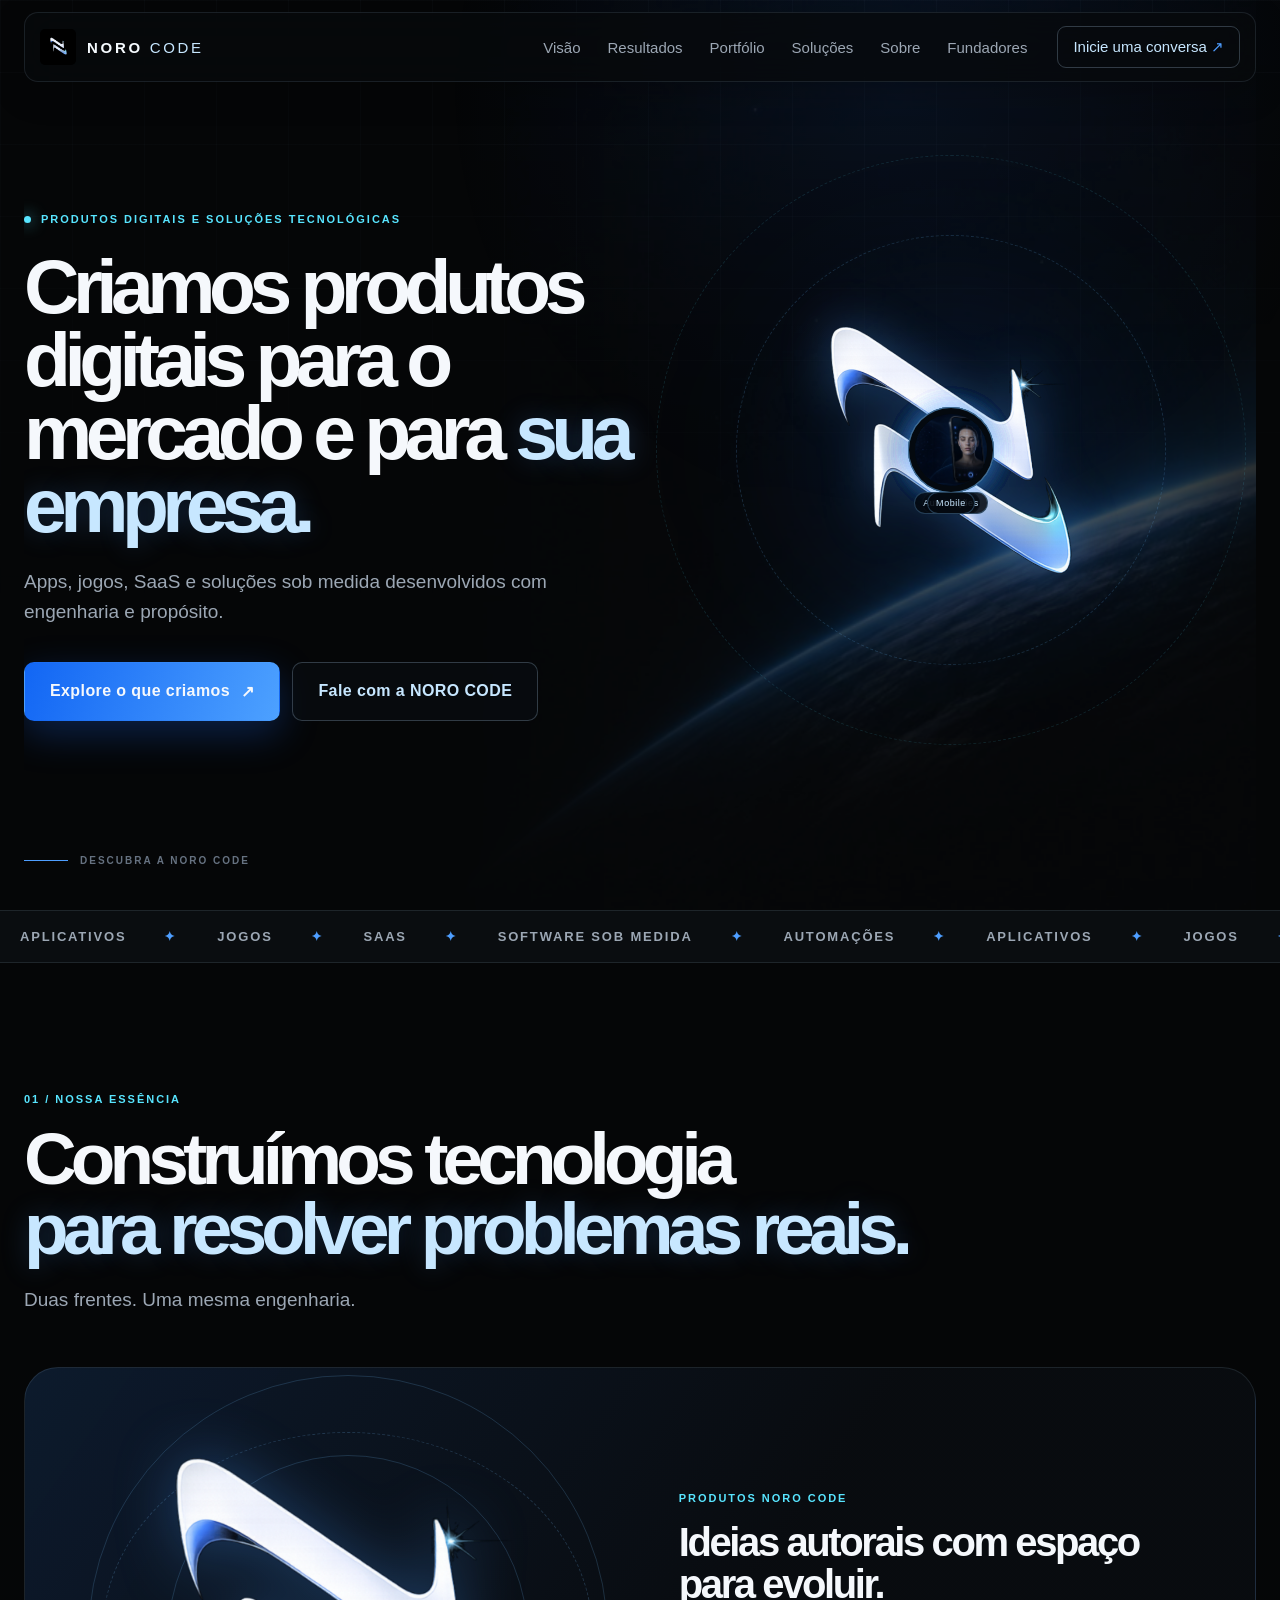
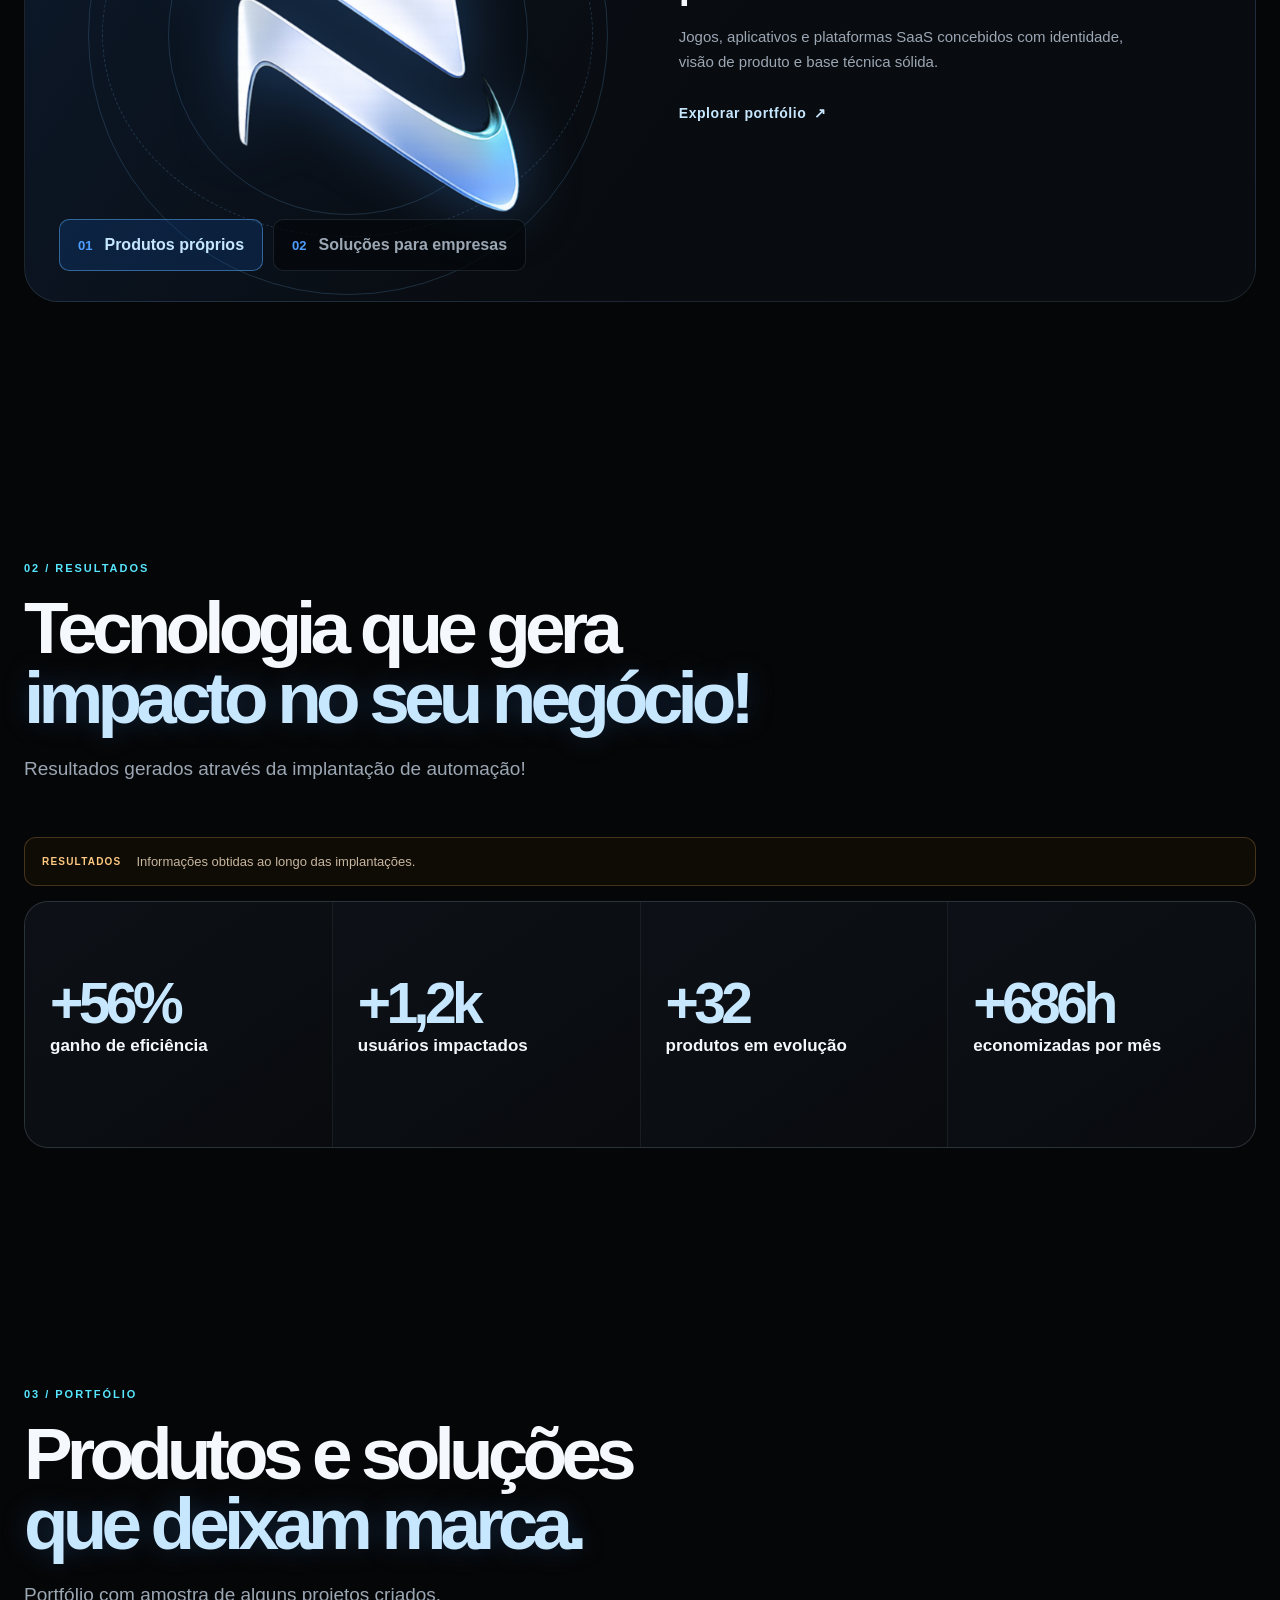
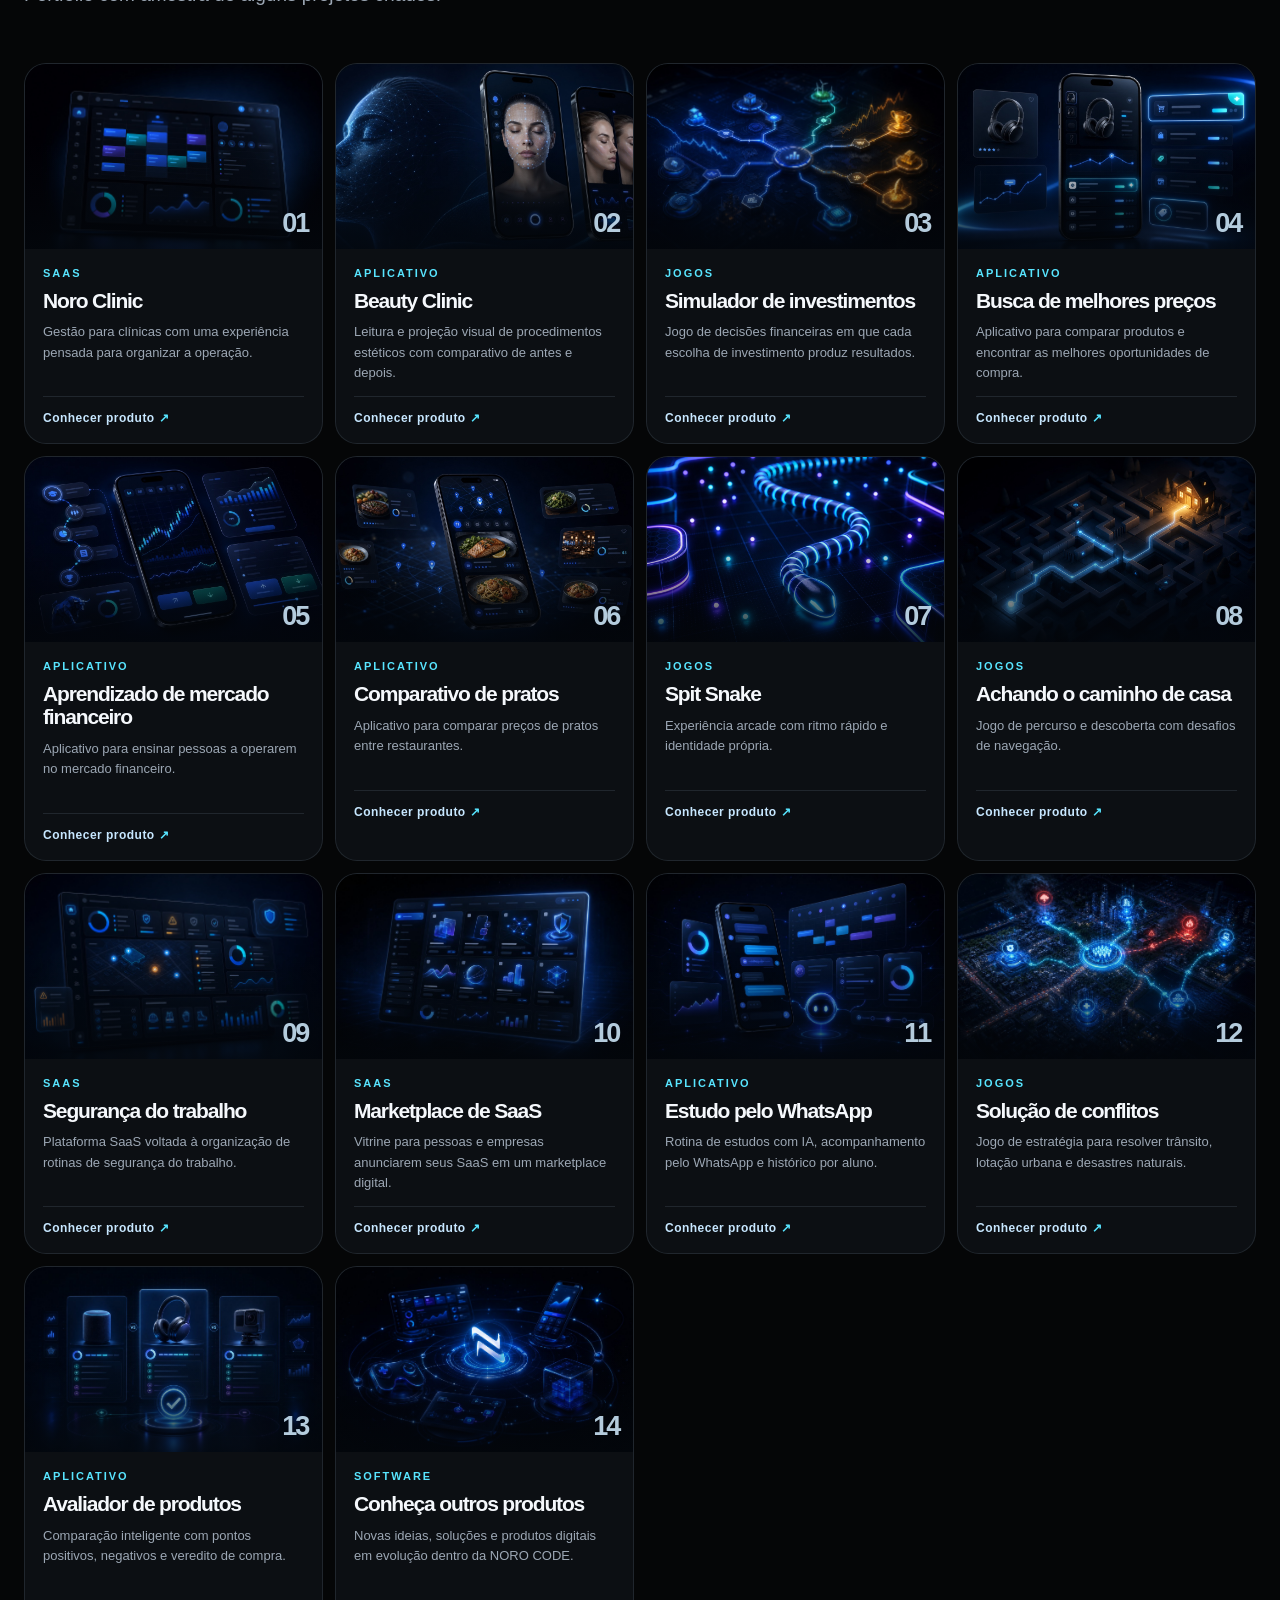
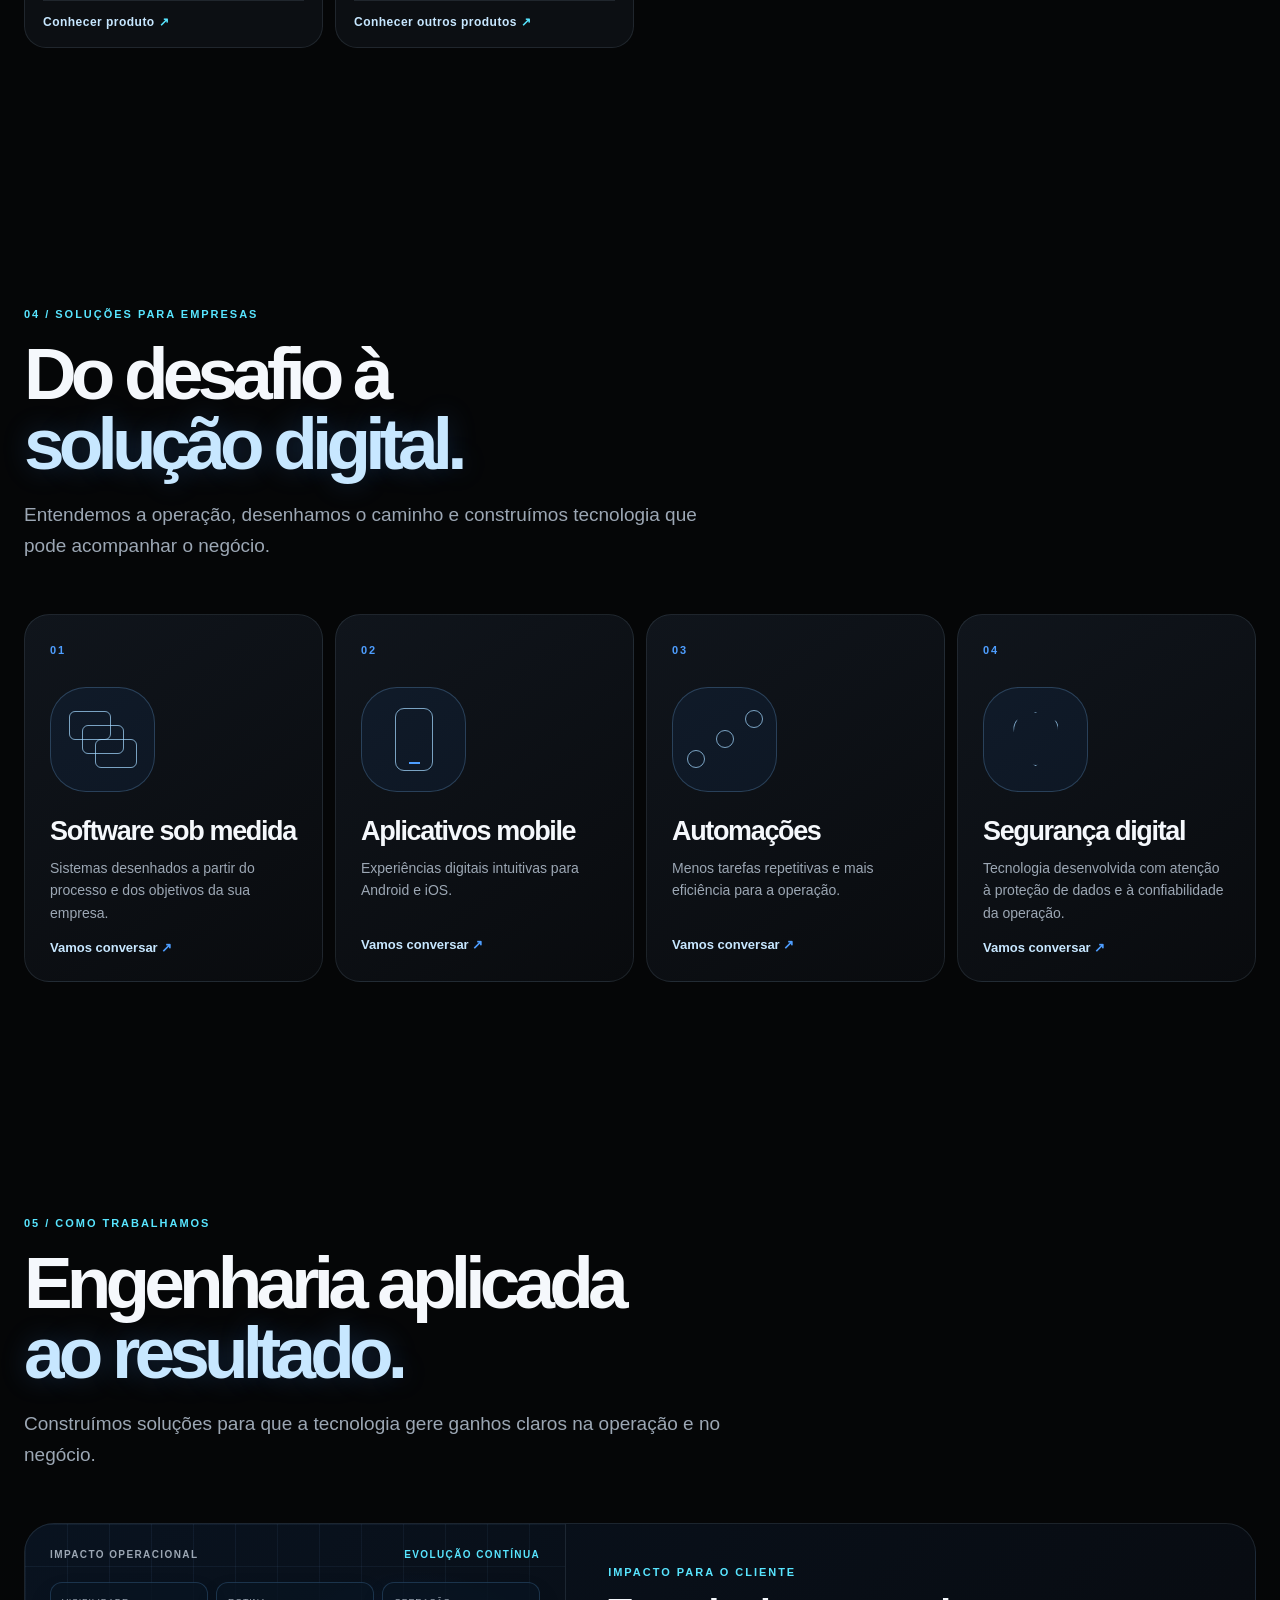
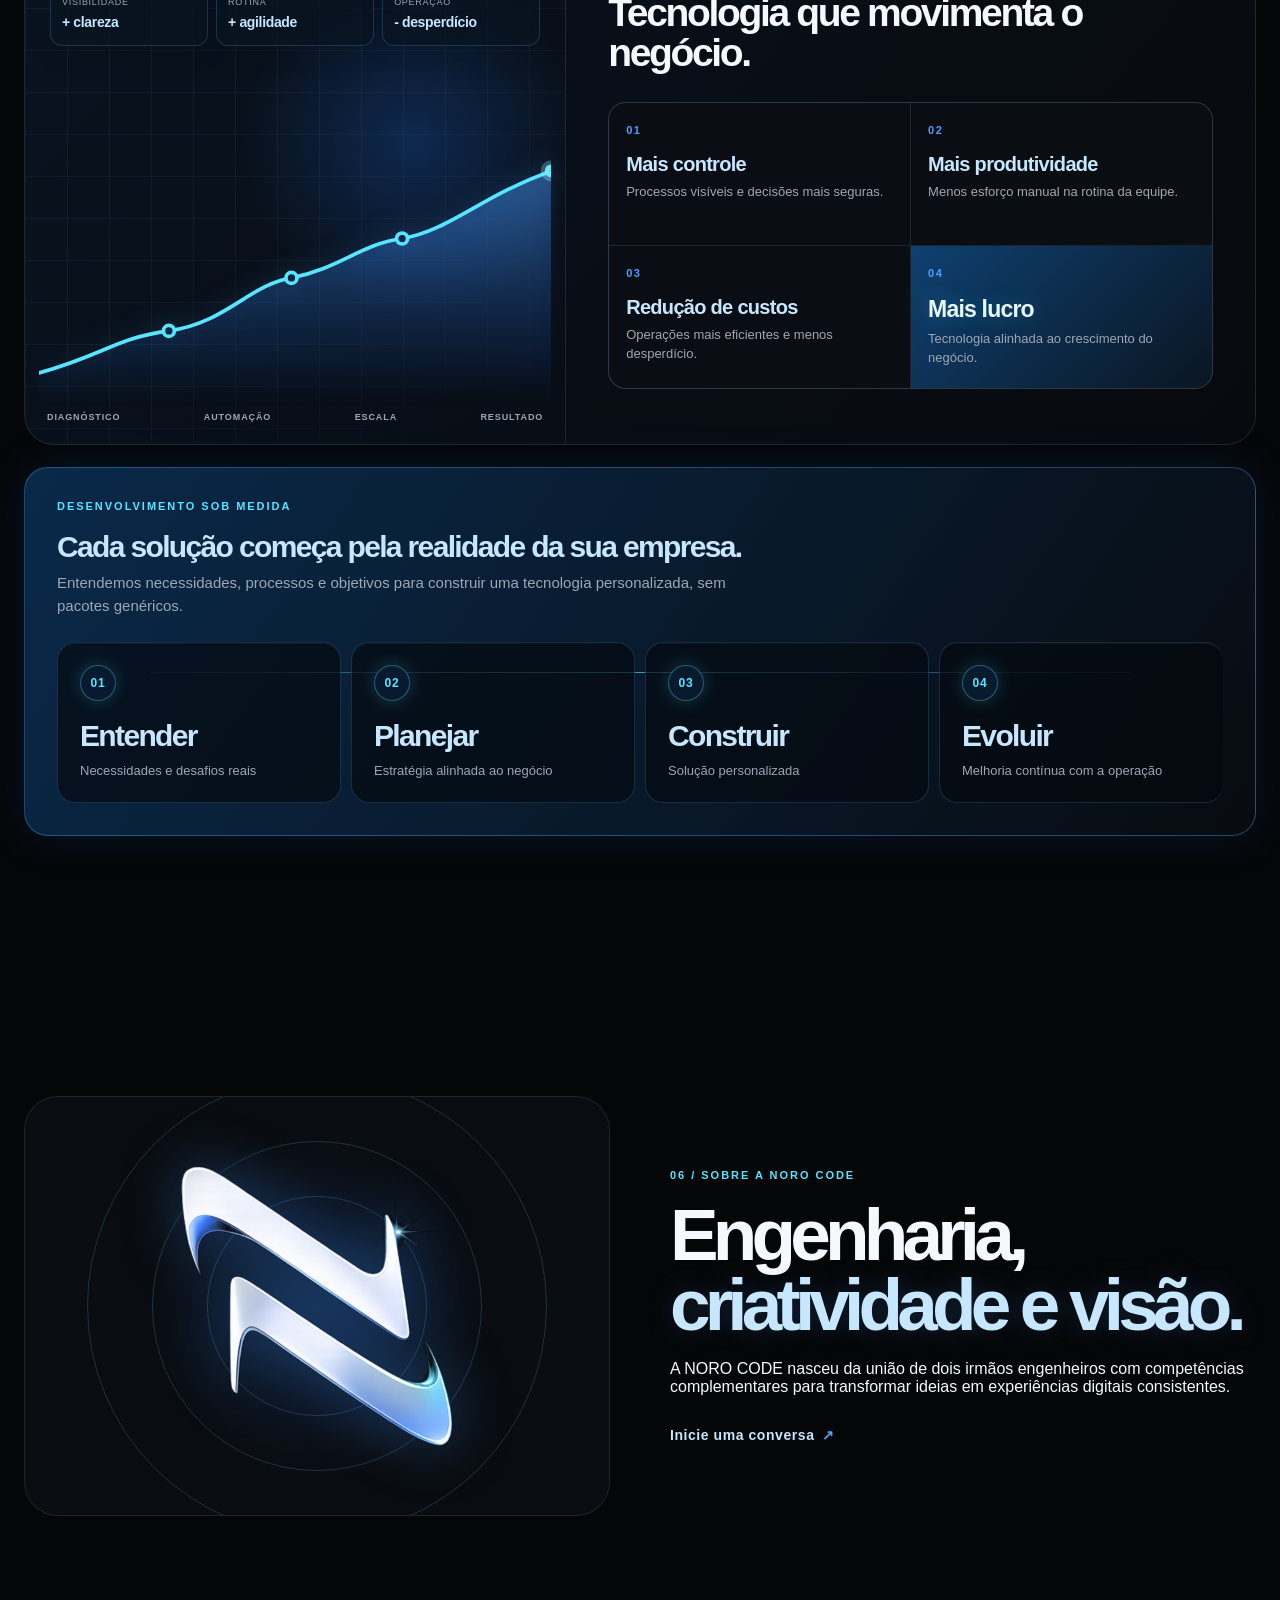
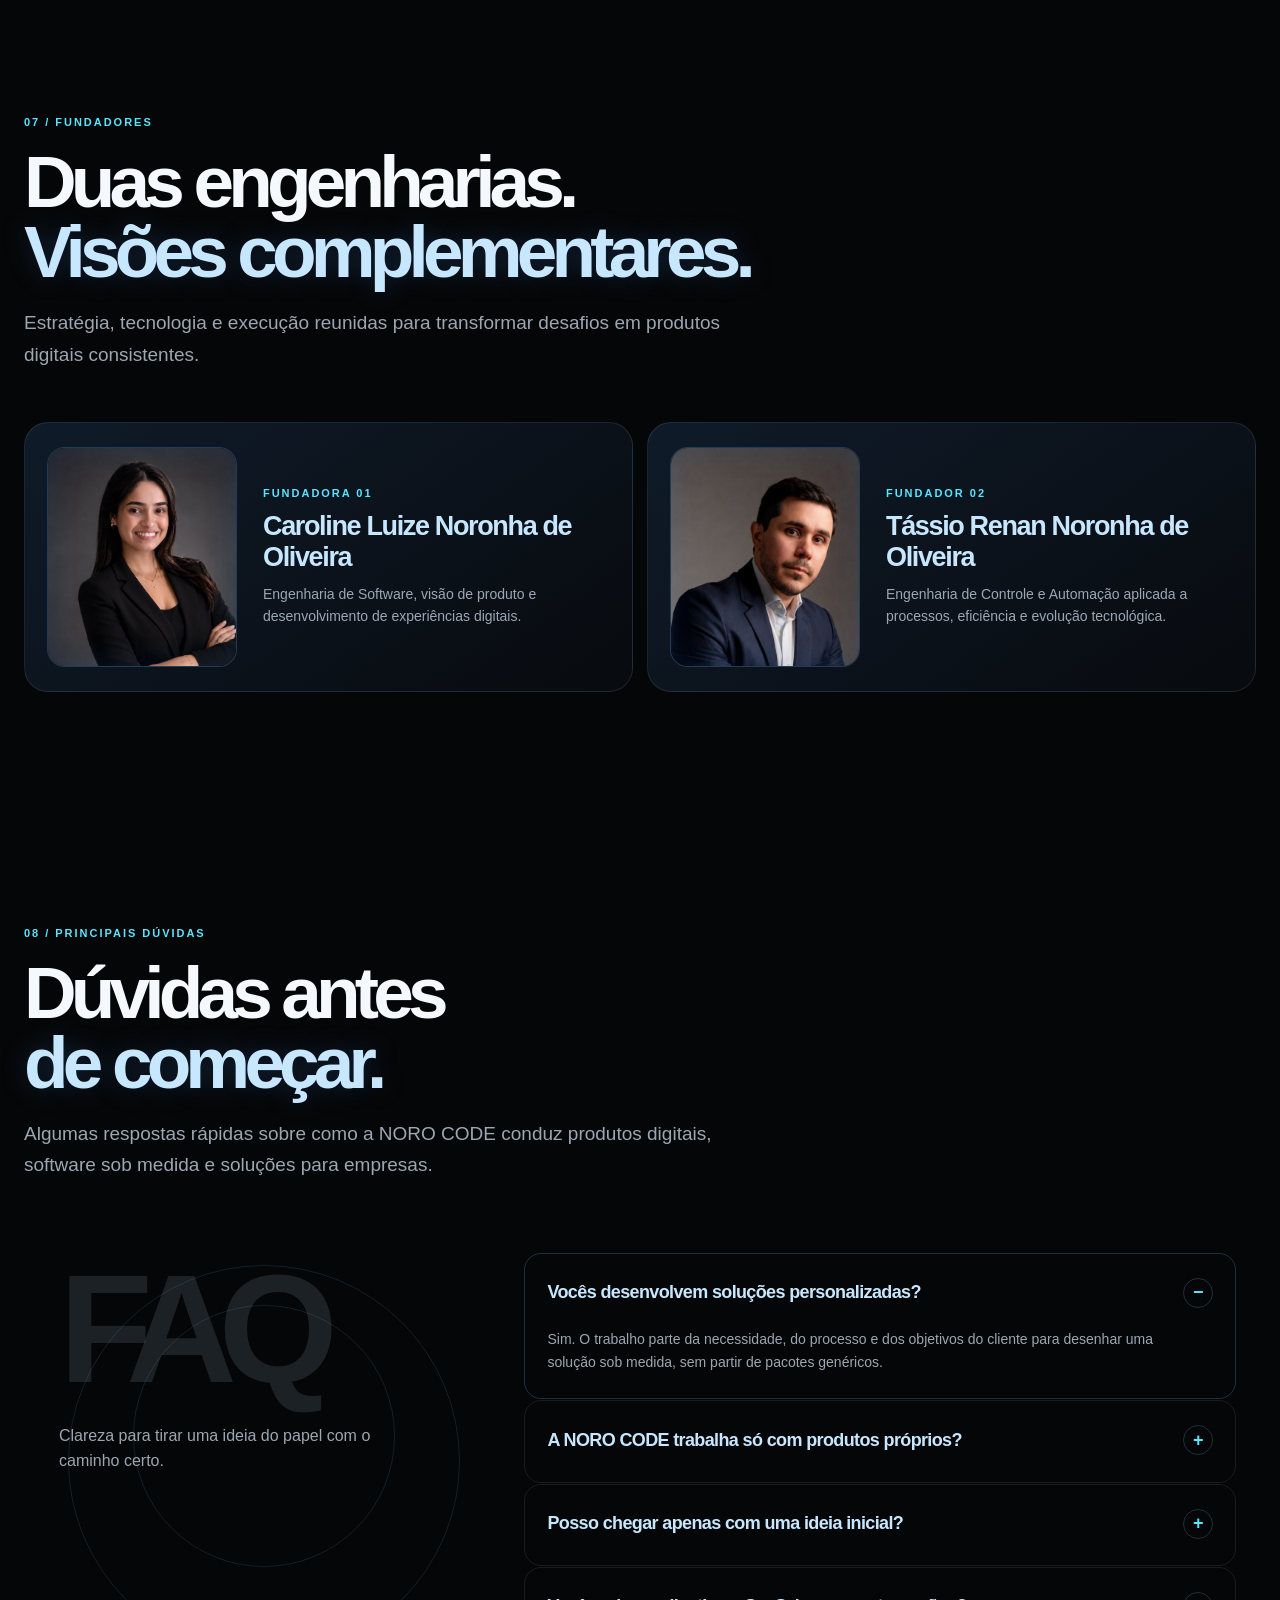
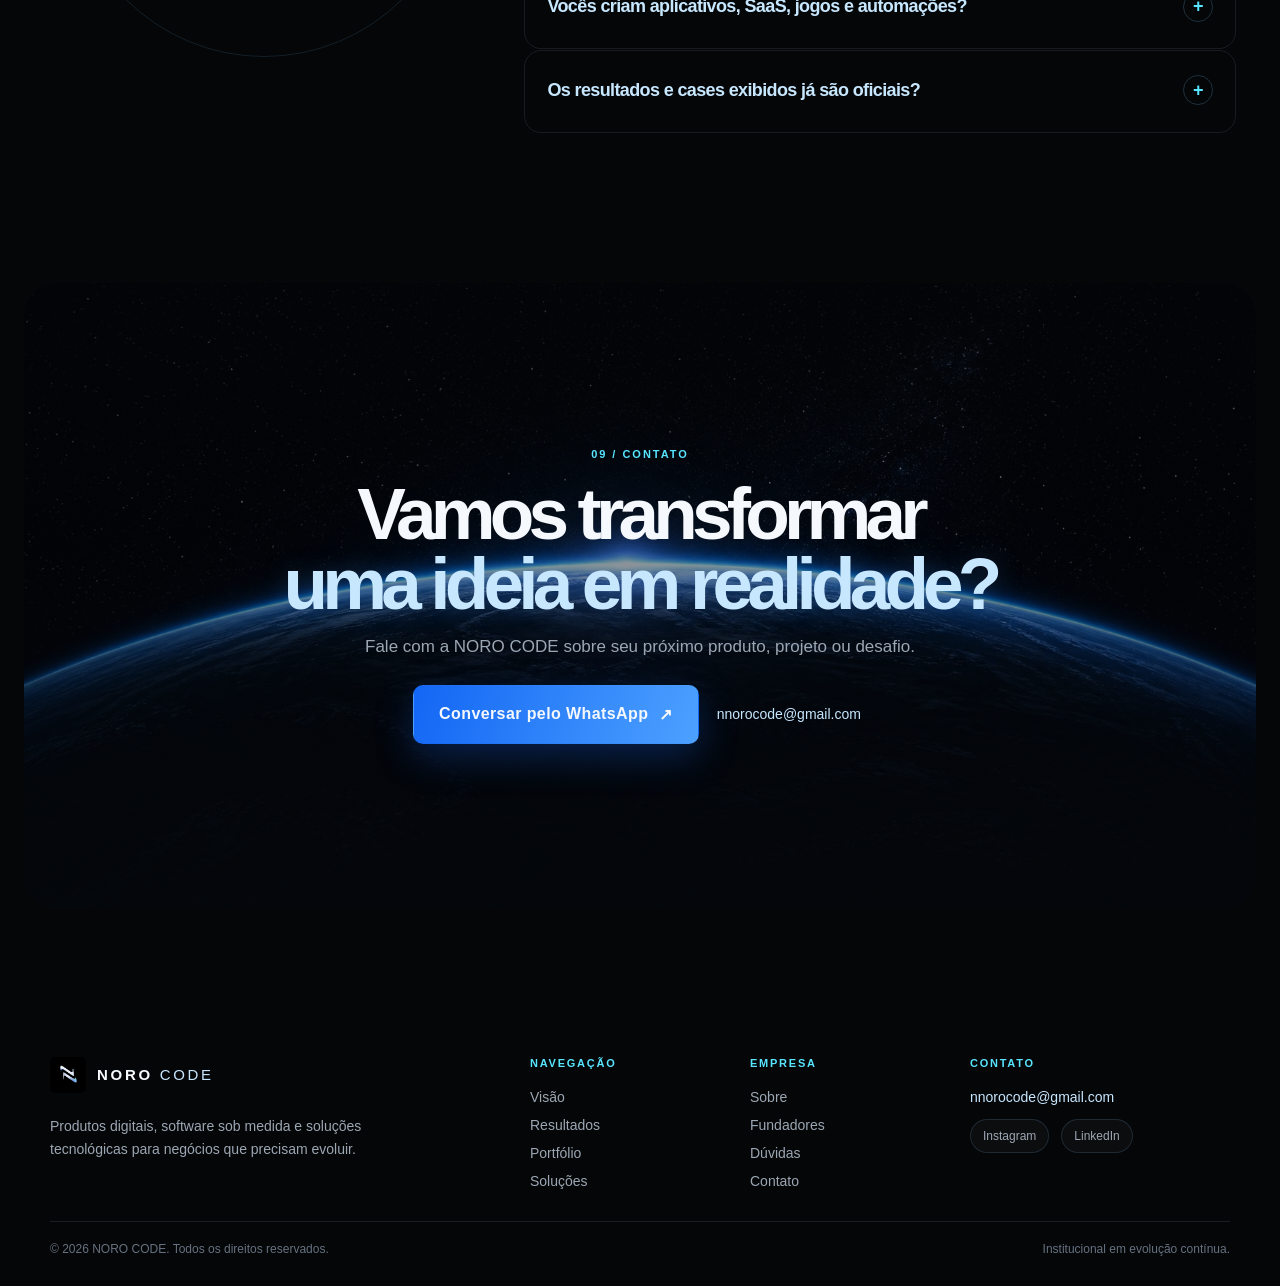
<file: index.html>
<!doctype html>
<html lang="pt-BR">
  <head>
    <meta charset="UTF-8" />
    <meta name="viewport" content="width=device-width, initial-scale=1.0" />
    <meta
      name="description"
      content="NORO CODE: apps, jogos, SaaS e soluções digitais desenvolvidos com engenharia e propósito."
    />
    <title>NORO CODE | Produtos digitais e soluções tecnológicas</title>
    <link rel="icon" type="image/png" href="./assets/favicon.png" />
    <link rel="stylesheet" href="./styles.css?v=59" />
  </head>
  <body>
    <header class="site-header">
      <a class="brand" href="#inicio" aria-label="NORO CODE - início">
        <img src="./assets/noro-tech-symbol.png" alt="" />
        <span>NORO <strong>CODE</strong></span>
      </a>
      <button class="nav-toggle" aria-label="Abrir menu" aria-expanded="false">
        <span></span><span></span><span></span>
      </button>
      <nav class="site-nav" aria-label="Navegação principal">
        <a href="#essencia">Visão</a>
        <a href="#resultados">Resultados</a>
        <a href="#portfolio">Portfólio</a>
        <a href="#solucoes">Soluções</a>
        <a href="#sobre">Sobre</a>
        <a href="#fundadores">Fundadores</a>
      </nav>
      <a class="header-cta contact-link" href="#contato">Inicie uma conversa <span>↗</span></a>
    </header>

    <main>
      <section class="hero section" id="inicio">
        <img class="hero-atmosphere" src="./assets/generated/hero-earth-sunrise.jpg" alt="" aria-hidden="true" />
        <div class="hero-copy reveal">
          <p class="eyebrow"><i></i> Produtos digitais e soluções tecnológicas</p>
          <h1>Criamos produtos digitais para o mercado e para <span>sua empresa.</span></h1>
          <p class="hero-text">
            Apps, jogos, SaaS e soluções sob medida desenvolvidos com engenharia e propósito.
          </p>
          <div class="hero-actions">
            <a class="button button-primary" href="#portfolio">Explore o que criamos <span>↗</span></a>
            <a class="button button-secondary contact-link" href="#contato">Fale com a NORO CODE</a>
          </div>
        </div>

        <div class="hero-ecosystem" aria-hidden="true">
          <div class="ecosystem-glow"></div>
          <span class="orbit-guide guide-inner"></span>
          <span class="orbit-guide guide-outer"></span>
          <div class="ecosystem-core">
            <img src="./assets/noro-tech-symbol-transparent.png" alt="" />
          </div>
          <div class="orbit-node node-apps"><img src="./assets/generated/noro-clinic.jpg" alt="" /><span>Apps</span></div>
          <div class="orbit-node node-saas"><img src="./assets/generated/work-safety-saas.jpg" alt="" /><span>SaaS</span></div>
          <div class="orbit-node node-games"><img src="./assets/generated/spit-snake.jpg" alt="" /><span>Jogos</span></div>
          <div class="orbit-node node-software"><img src="./assets/generated/investment-game.jpg" alt="" /><span>Software</span></div>
          <div class="orbit-node node-auto"><img src="./assets/generated/best-price-app.jpg" alt="" /><span>Automações</span></div>
          <div class="orbit-node node-mobile"><img src="./assets/generated/beauty-clinic.jpg" alt="" /><span>Mobile</span></div>
        </div>

        <a class="scroll-hint" href="#essencia" aria-label="Continuar para a próxima seção">
          <span></span> Descubra a NORO CODE
        </a>
      </section>

      <div class="ticker" aria-label="Capacidades NORO CODE">
        <div class="ticker-track">
          <span>Aplicativos <i>✦</i></span><span>Jogos <i>✦</i></span><span>SaaS <i>✦</i></span>
          <span>Software sob medida <i>✦</i></span><span>Automações <i>✦</i></span>
          <span>Aplicativos <i>✦</i></span><span>Jogos <i>✦</i></span><span>SaaS <i>✦</i></span>
          <span>Software sob medida <i>✦</i></span><span>Automações <i>✦</i></span>
        </div>
      </div>

      <section class="section essence" id="essencia">
        <div class="section-intro reveal">
          <p class="section-index">01 / Nossa essência</p>
          <h2>Construímos tecnologia<br /><span>para resolver problemas reais.</span></h2>
          <p>Duas frentes. Uma mesma engenharia.</p>
        </div>
        <div class="vision-shell reveal">
          <div class="vision-art" aria-hidden="true">
            <span class="orbit orbit-a"></span><span class="orbit orbit-b"></span>
            <img src="./assets/noro-tech-symbol-transparent.png" alt="" />
          </div>
          <div class="vision-tabs" role="tablist" aria-label="Frentes de atuação">
            <button class="vision-tab active" role="tab" aria-selected="true" data-panel="products">
              <b>01</b><span>Produtos próprios</span>
            </button>
            <button class="vision-tab" role="tab" aria-selected="false" data-panel="solutions">
              <b>02</b><span>Soluções para empresas</span>
            </button>
          </div>
          <div class="vision-copy">
            <article class="vision-panel active" data-vision="products">
              <p class="mini-label">Produtos NORO CODE</p>
              <h3>Ideias autorais com espaço para evoluir.</h3>
              <p>Jogos, aplicativos e plataformas SaaS concebidos com identidade, visão de produto e base técnica sólida.</p>
              <a href="#portfolio">Explorar portfólio <span>↗</span></a>
            </article>
            <article class="vision-panel" data-vision="solutions">
              <p class="mini-label">Tecnologia para negócios</p>
              <h3>Desafios reais transformados em software.</h3>
              <p>Sistemas, aplicativos e automações alinhados ao processo e aos objetivos de cada empresa.</p>
              <a href="#solucoes">Conhecer soluções <span>↗</span></a>
            </article>
          </div>
        </div>
      </section>

      <section class="section results" id="resultados">
        <div class="section-intro reveal">
          <p class="section-index">02 / Resultados</p>
          <h2>Tecnologia que gera <br /><span>impacto no seu negócio!</span></h2>
          <p>Resultados gerados através da implantação de automação!</p>
        </div>
        <div class="demo-notice reveal">
          <span>Resultados</span>
          <p>Informações obtidas ao longo das implantações.</p>
        </div>
        <div class="metrics-grid" data-metrics></div>
      </section>

      <section class="section portfolio" id="portfolio">
        <div class="section-intro reveal">
          <p class="section-index">03 / Portfólio</p>
          <h2>Produtos e soluções<br /><span>que deixam marca.</span></h2>
          <p>Portfólio com amostra de alguns projetos criados.</p>
        </div>
        <div class="portfolio-grid" data-cases></div>
      </section>

      <section class="section solutions" id="solucoes">
        <div class="section-intro reveal">
          <p class="section-index">04 / Soluções para empresas</p>
          <h2>Do desafio à<br /><span>solução digital.</span></h2>
          <p>Entendemos a operação, desenhamos o caminho e construímos tecnologia que pode acompanhar o negócio.</p>
        </div>
        <div class="services-grid">
          <article class="service-card reveal">
            <span class="service-number">01</span>
            <div class="service-icon icon-system" aria-hidden="true"><i></i><i></i><i></i></div>
            <h3>Software sob medida</h3>
            <p>Sistemas desenhados a partir do processo e dos objetivos da sua empresa.</p>
            <a class="contact-link" href="#contato">Vamos conversar <span>↗</span></a>
          </article>
          <article class="service-card reveal">
            <span class="service-number">02</span>
            <div class="service-icon icon-mobile" aria-hidden="true"><i></i></div>
            <h3>Aplicativos mobile</h3>
            <p>Experiências digitais intuitivas para Android e iOS.</p>
            <a class="contact-link" href="#contato">Vamos conversar <span>↗</span></a>
          </article>
          <article class="service-card reveal">
            <span class="service-number">03</span>
            <div class="service-icon icon-auto" aria-hidden="true"><i></i><i></i><i></i></div>
            <h3>Automações</h3>
            <p>Menos tarefas repetitivas e mais eficiência para a operação.</p>
            <a class="contact-link" href="#contato">Vamos conversar <span>↗</span></a>
          </article>
          <article class="service-card reveal">
            <span class="service-number">04</span>
            <div class="service-icon icon-security" aria-hidden="true"><i></i></div>
            <h3>Segurança digital</h3>
            <p>Tecnologia desenvolvida com atenção à proteção de dados e à confiabilidade da operação.</p>
            <a class="contact-link" href="#contato">Vamos conversar <span>↗</span></a>
          </article>
        </div>
      </section>

      <section class="section process" id="processo">
        <div class="section-intro reveal">
          <p class="section-index">05 / Como trabalhamos</p>
          <h2>Engenharia aplicada<br /><span>ao resultado.</span></h2>
          <p>Construímos soluções para que a tecnologia gere ganhos claros na operação e no negócio.</p>
        </div>
        <div class="value-shell reveal">
          <div class="value-visual" aria-hidden="true">
            <div class="impact-topline">
              <span>Impacto operacional</span>
              <b>Evolução contínua</b>
            </div>
            <div class="impact-kpis">
              <span><small>Visibilidade</small><strong>+ clareza</strong></span>
              <span><small>Rotina</small><strong>+ agilidade</strong></span>
              <span><small>Operação</small><strong>- desperdício</strong></span>
            </div>
            <svg class="impact-chart" viewBox="0 0 560 280">
              <defs>
                <linearGradient id="impactArea" x1="0" x2="0" y1="0" y2="1">
                  <stop offset="0" stop-color="#4e9eff" stop-opacity=".42" />
                  <stop offset="1" stop-color="#1767f2" stop-opacity="0" />
                </linearGradient>
              </defs>
              <path class="chart-area" d="M0 246 C72 226 83 208 142 200 C205 191 229 150 276 142 C328 132 352 105 397 99 C449 90 483 53 560 25 L560 280 L0 280 Z" />
              <path class="chart-line" d="M0 246 C72 226 83 208 142 200 C205 191 229 150 276 142 C328 132 352 105 397 99 C449 90 483 53 560 25" />
              <g class="chart-points">
                <circle cx="142" cy="200" r="6" /><circle cx="276" cy="142" r="6" />
                <circle cx="397" cy="99" r="6" /><circle cx="560" cy="25" r="7" />
              </g>
            </svg>
            <div class="impact-axis"><span>Diagnóstico</span><span>Automação</span><span>Escala</span><span>Resultado</span></div>
          </div>
          <div class="value-copy">
            <p class="mini-label">Impacto para o cliente</p>
            <h3>Tecnologia que movimenta o negócio.</h3>
            <div class="value-grid">
              <article><b>01</b><h4>Mais controle</h4><p>Processos visíveis e decisões mais seguras.</p></article>
              <article><b>02</b><h4>Mais produtividade</h4><p>Menos esforço manual na rotina da equipe.</p></article>
              <article><b>03</b><h4>Redução de custos</h4><p>Operações mais eficientes e menos desperdício.</p></article>
              <article class="value-profit"><b>04</b><h4>Mais lucro</h4><p>Tecnologia alinhada ao crescimento do negócio.</p></article>
            </div>
          </div>
        </div>
        <div class="method-shell reveal">
          <div class="method-heading">
            <p class="mini-label">Desenvolvimento sob medida</p>
            <h3>Cada solução começa pela realidade da sua empresa.</h3>
            <p>Entendemos necessidades, processos e objetivos para construir uma tecnologia personalizada, sem pacotes genéricos.</p>
          </div>
          <ol class="method-track" aria-label="Método de trabalho">
            <li><b>01</b><span><strong>Entender</strong><small>Necessidades e desafios reais</small></span></li>
            <li><b>02</b><span><strong>Planejar</strong><small>Estratégia alinhada ao negócio</small></span></li>
            <li><b>03</b><span><strong>Construir</strong><small>Solução personalizada</small></span></li>
            <li><b>04</b><span><strong>Evoluir</strong><small>Melhoria contínua com a operação</small></span></li>
          </ol>
        </div>
      </section>

      <section class="section about" id="sobre">
        <div class="about-art reveal" aria-hidden="true">
          <span></span><span></span><span></span>
          <img src="./assets/noro-tech-symbol-transparent.png" alt="" />
        </div>
        <div class="section-intro reveal">
          <p class="section-index">06 / Sobre a NORO CODE</p>
          <h2>Engenharia,<br /><span>criatividade e visão.</span></h2>
          <p>A NORO CODE nasceu da união de dois irmãos engenheiros com competências complementares para transformar ideias em experiências digitais consistentes.</p>
          <a class="text-link contact-link" href="#contato">Inicie uma conversa <span>↗</span></a>
        </div>
      </section>

      <section class="section founders" id="fundadores">
        <div class="section-intro reveal">
          <p class="section-index">07 / Fundadores</p>
          <h2>Duas engenharias.<br /><span>Visões complementares.</span></h2>
          <p>Estratégia, tecnologia e execução reunidas para transformar desafios em produtos digitais consistentes.</p>
        </div>
        <div class="founders-grid">
          <article class="founder-card reveal">
            <div class="founder-portrait">
              <img src="./assets/founders/caroline-luize.jpg" alt="Caroline Luize Noronha de Oliveira" />
            </div>
            <div>
              <p class="mini-label">Fundadora 01</p>
              <h3>Caroline Luize Noronha de Oliveira</h3>
              <p>Engenharia de Software, visão de produto e desenvolvimento de experiências digitais.</p>
            </div>
          </article>
          <article class="founder-card reveal">
            <div class="founder-portrait founder-portrait-tassio">
              <img src="./assets/founders/tassio-renan.jpg" alt="Tássio Renan Noronha de Oliveira" />
            </div>
            <div>
              <p class="mini-label">Fundador 02</p>
              <h3>Tássio Renan Noronha de Oliveira</h3>
              <p>Engenharia de Controle e Automação aplicada a processos, eficiência e evolução tecnológica.</p>
            </div>
          </article>
        </div>
      </section>

      <section class="section faq" id="duvidas">
        <div class="section-intro reveal">
          <p class="section-index">08 / Principais dúvidas</p>
          <h2>Dúvidas antes<br /><span>de começar.</span></h2>
          <p>Algumas respostas rápidas sobre como a NORO CODE conduz produtos digitais, software sob medida e soluções para empresas.</p>
        </div>
        <div class="faq-shell reveal">
          <div class="faq-aside" aria-hidden="true">
            <span>FAQ</span>
            <p>Clareza para tirar uma ideia do papel com o caminho certo.</p>
          </div>
          <div class="faq-list">
            <details open>
              <summary>Vocês desenvolvem soluções personalizadas?</summary>
              <p>Sim. O trabalho parte da necessidade, do processo e dos objetivos do cliente para desenhar uma solução sob medida, sem partir de pacotes genéricos.</p>
            </details>
            <details>
              <summary>A NORO CODE trabalha só com produtos próprios?</summary>
              <p>Não. A atuação acontece em duas frentes: produtos próprios da NORO CODE e soluções digitais para empresas.</p>
            </details>
            <details>
              <summary>Posso chegar apenas com uma ideia inicial?</summary>
              <p>Sim. A conversa inicial ajuda a entender o problema, organizar prioridades e definir o melhor caminho técnico antes da construção.</p>
            </details>
            <details>
              <summary>Vocês criam aplicativos, SaaS, jogos e automações?</summary>
              <p>Sim. A landing apresenta essas capacidades porque elas fazem parte do ecossistema de desenvolvimento da NORO CODE.</p>
            </details>
            <details>
              <summary>Os resultados e cases exibidos já são oficiais?</summary>
              <p>As áreas de resultados e portfólio estão preparadas para receber dados reais. Indicadores demonstrativos serão substituídos por informações validadas antes da divulgação oficial.</p>
            </details>
          </div>
        </div>
      </section>

      <section class="section contact" id="contato">
        <div class="contact-glow" aria-hidden="true"></div>
        <p class="section-index reveal">09 / Contato</p>
        <h2 class="reveal">Vamos transformar<br /><span>uma ideia em realidade?</span></h2>
        <p class="reveal">Fale com a NORO CODE sobre seu próximo produto, projeto ou desafio.</p>
        <div class="contact-actions reveal">
          <a class="button button-primary contact-link" data-contact="whatsapp" href="#">Conversar pelo WhatsApp <span>↗</span></a>
          <a class="email-link contact-email" href="mailto:nnorocode@gmail.com">nnorocode@gmail.com</a>
        </div>
      </section>
    </main>

    <footer class="site-footer">
      <div class="footer-main">
        <div class="footer-brand">
          <a class="brand" href="#inicio">
            <img src="./assets/noro-tech-symbol.png" alt="" />
            <span>NORO <strong>CODE</strong></span>
          </a>
          <p>Produtos digitais, software sob medida e soluções tecnológicas para negócios que precisam evoluir.</p>
        </div>
        <div class="footer-column">
          <h3>Navegação</h3>
          <a href="#essencia">Visão</a>
          <a href="#resultados">Resultados</a>
          <a href="#portfolio">Portfólio</a>
          <a href="#solucoes">Soluções</a>
        </div>
        <div class="footer-column">
          <h3>Empresa</h3>
          <a href="#sobre">Sobre</a>
          <a href="#fundadores">Fundadores</a>
          <a href="#duvidas">Dúvidas</a>
          <a href="#contato">Contato</a>
        </div>
        <div class="footer-column footer-contact">
          <h3>Contato</h3>
          <a class="contact-email" href="mailto:nnorocode@gmail.com">nnorocode@gmail.com</a>
          <div class="footer-links">
            <a class="social-link" data-social="instagram" href="#">Instagram</a>
            <a class="social-link" data-social="linkedin" href="#">LinkedIn</a>
          </div>
        </div>
      </div>
      <div class="footer-bottom">
        <span>© 2026 NORO CODE. Todos os direitos reservados.</span>
        <span>Institucional em evolução contínua.</span>
      </div>
    </footer>

    <div class="toast" role="status" aria-live="polite"></div>
    <script src="./script.js?v=59"></script>
  </body>
</html>
</file>
<file: styles.css>
:root {
  --bg: #050607;
  --bg-soft: #090b0e;
  --surface: #0c0f13;
  --surface-soft: #10141a;
  --line: rgba(190, 222, 255, 0.11);
  --line-strong: rgba(190, 226, 255, 0.23);
  --text: #f5f8fc;
  --muted: #9ca7b4;
  --faint: #667281;
  --ice: #c7e7ff;
  --blue: #4e9eff;
  --deep: #1767f2;
  --cyan: #58e5ff;
  --max: 1240px;
  --sans: Inter, "Segoe UI", Arial, sans-serif;
}

* { box-sizing: border-box; }
html { scroll-behavior: smooth; }
body {
  margin: 0;
  overflow-x: hidden;
  color: var(--text);
  background: var(--bg);
  font-family: var(--sans);
  -webkit-font-smoothing: antialiased;
}
body::before {
  position: fixed;
  inset: 0;
  z-index: -2;
  content: "";
  pointer-events: none;
  background:
    radial-gradient(circle at 70% 10%, rgba(30, 103, 220, 0.12), transparent 28rem),
    linear-gradient(rgba(180, 215, 255, 0.025) 1px, transparent 1px),
    linear-gradient(90deg, rgba(180, 215, 255, 0.025) 1px, transparent 1px);
  background-size: auto, 72px 72px, 72px 72px;
  mask-image: linear-gradient(#000, transparent 72%);
}
a { color: inherit; text-decoration: none; }
button { color: inherit; font: inherit; cursor: pointer; }
h1, h2, h3, p { margin-top: 0; }
.section, .site-header, footer { width: min(calc(100% - 48px), var(--max)); margin-inline: auto; }
.section { position: relative; padding-block: 130px; }

.site-header {
  position: fixed;
  top: 12px;
  right: 0;
  left: 0;
  z-index: 20;
  display: flex;
  min-height: 70px;
  align-items: center;
  gap: 30px;
  padding: 0 15px;
  border: 1px solid var(--line);
  border-radius: 14px;
  background: rgba(7, 9, 12, 0.78);
  backdrop-filter: blur(20px);
  box-shadow: 0 10px 34px rgba(0, 0, 0, 0.22);
}
.brand { display: inline-flex; align-items: center; gap: 11px; color: #f6fbff; font-size: 15px; font-weight: 700; letter-spacing: 0.18em; }
.brand img { width: 36px; height: 36px; object-fit: cover; border-radius: 5px; }
.brand strong { color: var(--ice); font-weight: 500; }
.site-nav { display: flex; gap: 27px; margin-left: auto; }
.site-nav a, .header-cta { color: var(--muted); font-size: 15px; transition: color 180ms ease; }
.site-nav a:hover, .header-cta:hover, .footer-links a:hover { color: var(--text); }
.header-cta { padding: 11px 15px; border: 1px solid var(--line-strong); border-radius: 9px; color: var(--ice); }
.header-cta span, .text-link span, .service-card a span { color: var(--blue); }
.nav-toggle { display: none; }

.hero { display: flex; min-height: 910px; align-items: center; overflow: clip; padding-top: 154px; }
.hero-atmosphere { position: absolute; top: 0; right: -170px; z-index: -1; width: min(1040px, 78vw); height: 100%; object-fit: cover; object-position: 65% center; opacity: .28; mix-blend-mode: screen; mask-image: linear-gradient(90deg, transparent 3%, rgba(0,0,0,.92) 30%, #000 72%, transparent 100%); }
.hero-copy { position: relative; z-index: 3; width: min(660px, 58%); }
.eyebrow, .section-index, .mini-label { color: var(--cyan); font-size: 11px; font-weight: 700; letter-spacing: 0.18em; text-transform: uppercase; }
.eyebrow { display: flex; align-items: center; gap: 10px; margin-bottom: 25px; }
.eyebrow i { width: 7px; height: 7px; border-radius: 50%; background: var(--cyan); box-shadow: 0 0 16px var(--cyan); }
h1 { margin-bottom: 25px; font-size: clamp(52px, 6vw, 81px); font-weight: 650; letter-spacing: -0.085em; line-height: 0.95; }
h1 span, h2 span { color: var(--ice); text-shadow: 0 0 28px rgba(82, 159, 255, 0.22); }
.hero-text { max-width: 600px; margin-bottom: 34px; color: var(--muted); font-size: 19px; line-height: 1.6; }
.hero-actions, .contact-actions { display: flex; flex-wrap: wrap; gap: 12px; align-items: center; }
.button { display: inline-flex; min-height: 59px; align-items: center; justify-content: center; gap: 11px; padding: 0 25px; border: 1px solid transparent; border-radius: 10px; font-size: 16px; font-weight: 700; letter-spacing: 0.025em; transition: transform 180ms ease, box-shadow 180ms ease, background 180ms ease; }
.button:hover { transform: translateY(-3px); }
.button-primary { background: linear-gradient(110deg, #1266f4, #4da1ff); box-shadow: 0 13px 38px rgba(24, 105, 245, 0.28); }
.button-secondary { border-color: var(--line-strong); color: var(--ice); background: rgba(9, 14, 20, 0.58); }

.hero-ecosystem { position: absolute; top: 125px; right: -20px; width: 650px; aspect-ratio: 1; }
.ecosystem-glow { position: absolute; inset: 30%; border-radius: 50%; background: rgba(26, 109, 255, 0.14); filter: blur(88px); }
.orbit-guide { position: absolute; top: 50%; left: 50%; border: 1px dashed rgba(108,186,255,.18); border-radius: 50%; transform: translate(-50%,-50%); }
.guide-inner { width: 430px; height: 430px; }.guide-outer { width: 590px; height: 590px; border-color: rgba(88,229,255,.12); }
.ecosystem-core { position: absolute; top: 50%; left: 50%; display: grid; width: 310px; height: 310px; place-items: center; transform: translate(-50%, -50%); }
.ecosystem-core img { z-index: 2; width: 88%; height: 88%; object-fit: contain; filter: drop-shadow(0 0 24px rgba(74, 158, 255, 0.35)); animation: float 6s ease-in-out infinite; }
.orbit-node { --orbit-x: 0px; --orbit-y: 0px; --delay: 0s; position: absolute; top: calc(50% - 43px); left: calc(50% - 43px); z-index: 3; display: grid; width: 86px; height: 86px; place-items: center; border: 1px solid rgba(114,187,255,.46); border-radius: 50%; background: rgba(5,10,16,.72); box-shadow: 0 0 24px rgba(63,154,255,.14); animation: orbit-node 76s linear infinite; animation-delay: var(--delay); }
.orbit-node img { width: 72px; height: 72px; border-radius: 50%; object-fit: cover; opacity: .9; }
.orbit-node span { position: absolute; bottom: -22px; padding: 5px 8px; border: 1px solid rgba(120,192,255,.28); border-radius: 14px; color: var(--ice); background: rgba(5,10,16,.88); font-size: 9px; letter-spacing: .06em; white-space: nowrap; }
.node-apps { --orbit-x: -235px; --orbit-y: -150px; --delay: -1s; }
.node-saas { --orbit-x: 220px; --orbit-y: -160px; --delay: -2s; }
.node-games { --orbit-x: 265px; --orbit-y: 0px; --delay: -3s; }
.node-software { --orbit-x: 210px; --orbit-y: 175px; --delay: -4s; }
.node-auto { --orbit-x: -205px; --orbit-y: 175px; --delay: -5s; }
.node-mobile { --orbit-x: -265px; --orbit-y: 15px; --delay: -6s; }
.scroll-hint { position: absolute; bottom: 44px; left: 0; display: flex; align-items: center; gap: 12px; color: var(--faint); font-size: 10px; font-weight: 700; letter-spacing: 0.2em; text-transform: uppercase; }
.scroll-hint span { width: 44px; height: 1px; background: var(--blue); }

.ticker { overflow: hidden; border-block: 1px solid var(--line); background: rgba(12, 16, 21, 0.76); }
.ticker-track { display: flex; width: max-content; animation: ticker 30s linear infinite; }
.ticker span { display: flex; align-items: center; gap: 38px; padding: 18px 20px; color: var(--muted); font-size: 13px; font-weight: 700; letter-spacing: 0.14em; text-transform: uppercase; white-space: nowrap; }
.ticker i { color: var(--blue); font-style: normal; }

.section-intro { max-width: 750px; margin-bottom: 52px; }
.essence .section-intro { max-width: 980px; }
.section-index { margin-bottom: 19px; }
h2 { margin-bottom: 20px; font-size: clamp(45px, 5.7vw, 74px); font-weight: 620; letter-spacing: -0.08em; line-height: 0.96; }
.section-intro > p:last-child { max-width: 700px; color: var(--muted); font-size: 19px; line-height: 1.65; }

.vision-shell { position: relative; display: grid; min-height: 535px; overflow: hidden; border: 1px solid var(--line); border-radius: 34px; background: linear-gradient(125deg, rgba(15, 31, 53, 0.82), rgba(9, 12, 16, 0.96) 55%); grid-template-columns: 1.05fr 0.95fr; }
.vision-art { position: relative; display: grid; place-items: center; overflow: hidden; }
.vision-art::after { position: absolute; inset: 12%; border: 1px dashed rgba(121, 193, 255, 0.2); border-radius: 50%; content: ""; }
.vision-art img { z-index: 2; width: min(70%, 380px); filter: drop-shadow(0 0 30px rgba(72, 155, 255, 0.32)); }
.orbit { position: absolute; border: 1px solid rgba(118, 194, 255, 0.18); border-radius: 50%; }
.orbit-a { width: 360px; height: 360px; } .orbit-b { width: 520px; height: 520px; }
.vision-tabs { position: absolute; right: 34px; bottom: 30px; left: 34px; z-index: 3; display: flex; gap: 10px; }
.vision-tab { display: flex; align-items: center; gap: 12px; padding: 16px 18px; border: 1px solid var(--line); border-radius: 10px; color: var(--muted); background: rgba(5, 8, 12, 0.76); font-size: 16px; font-weight: 700; }
.vision-tab.active { border-color: rgba(94, 177, 255, 0.48); color: var(--ice); background: rgba(18, 84, 172, 0.24); }
.vision-tab b { color: var(--blue); font-size: 13px; }
.vision-copy { display: flex; align-items: center; padding: 54px 48px 110px 8px; }
.vision-panel { display: none; }
.vision-panel.active { display: block; animation: fade-up 350ms ease both; }
.vision-panel h3 { max-width: 480px; margin: 18px 0; font-size: 40px; font-weight: 590; letter-spacing: -0.06em; line-height: 1.04; }
.vision-panel > p:not(.mini-label) { max-width: 480px; color: var(--muted); font-size: 15px; line-height: 1.7; }
.vision-panel a, .text-link { display: inline-flex; gap: 8px; margin-top: 15px; color: var(--ice); font-size: 14px; font-weight: 700; letter-spacing: 0.04em; }

.demo-notice { display: flex; align-items: center; gap: 15px; margin-bottom: 15px; padding: 14px 17px; border: 1px solid rgba(255, 184, 95, 0.23); border-radius: 12px; background: rgba(73, 43, 12, 0.16); }
.demo-notice span, .demo-chip { color: #ffc980; font-size: 10px; font-weight: 800; letter-spacing: 0.12em; text-transform: uppercase; }
.demo-notice p { margin: 0; color: #c7b69e; font-size: 13px; line-height: 1.5; }
.metrics-grid { display: grid; gap: 1px; overflow: hidden; border: 1px solid var(--line); border-radius: 24px; background: var(--line); grid-template-columns: repeat(4, 1fr); }
.metric-card { min-height: 245px; padding: 25px; background: linear-gradient(145deg, #0d1117, #090b0e); }
.demo-chip { display: inline-flex; padding: 6px 8px; border: 1px solid rgba(255, 184, 95, 0.22); border-radius: 20px; background: rgba(87, 49, 13, 0.2); font-size: 8px; }
.metric-card strong { display: block; margin-top: 43px; color: var(--ice); font-size: 57px; font-weight: 630; letter-spacing: -0.08em; }
.metric-card h3 { margin-bottom: 8px; font-size: 17px; font-weight: 580; }
.metric-card p { color: var(--faint); font-size: 12px; }

.portfolio { padding-top: 110px; }
.portfolio-grid { display: grid; gap: 12px; grid-template-columns: repeat(4, minmax(0, 1fr)); }
.case-card { overflow: hidden; border: 1px solid var(--line); border-radius: 22px; background: var(--surface); transition: transform 220ms ease, border-color 220ms ease; }
.case-card:hover { border-color: rgba(142, 207, 255, 0.31); transform: translateY(-6px); }
.case-visual { position: relative; display: grid; height: 185px; place-items: center; overflow: hidden; background: #09101a; }
.case-visual::after { position: absolute; inset: 0; background: linear-gradient(180deg, transparent 42%, rgba(3,7,12,.8)); content: ""; }
.case-visual img { width: 100%; height: 100%; object-fit: cover; transition: transform 420ms ease; }
.case-card:hover .case-visual img { transform: scale(1.045); }
.case-visual b { position: absolute; right: 14px; bottom: 10px; z-index: 2; color: rgba(210, 236, 255, 0.86); font-size: 27px; font-weight: 600; letter-spacing: -0.08em; }
.case-orbit { position: absolute; width: 190px; height: 190px; border: 1px dashed rgba(123, 198, 255, 0.48); border-radius: 50%; animation: rotate 16s linear infinite; }
.case-shape { position: absolute; width: 62px; height: 62px; border: 1px solid rgba(150, 214, 255, 0.45); border-radius: 18px; background: rgba(31, 111, 226, 0.14); transform: rotate(45deg); }
.shape-one { top: 35px; right: 42px; } .shape-two { bottom: 27px; left: 45px; width: 32px; height: 32px; }
.case-software .case-visual { background: radial-gradient(circle, rgba(49, 218, 255, 0.18), transparent 48%), #081116; }
.case-saas .case-visual { background: radial-gradient(circle, rgba(127, 108, 255, 0.22), transparent 48%), #0c0b19; }
.case-content { padding: 18px; }
.case-topline { display: none; }
.case-topline small { color: var(--faint); font-size: 10px; letter-spacing: 0.1em; text-transform: uppercase; }
.case-content h3 { margin: 10px 0; font-size: 21px; font-weight: 590; letter-spacing: -0.055em; line-height: 1.08; }
.case-content > p:not(.mini-label) { min-height: 61px; overflow: hidden; color: var(--muted); font-size: 13px; line-height: 1.55; display: -webkit-box; -webkit-box-orient: vertical; -webkit-line-clamp: 3; }
.case-action { display: block; padding-top: 14px; border-top: 1px solid var(--line); color: var(--ice); font-size: 12px; font-weight: 700; letter-spacing: .04em; }
.case-action i { color: var(--cyan); font-style: normal; }

.services-grid { display: grid; gap: 12px; grid-template-columns: repeat(4, 1fr); }
.service-card { position: relative; min-height: 360px; overflow: hidden; padding: 25px; border: 1px solid var(--line); border-radius: 25px; background: linear-gradient(145deg, #10151c, #090b0e); }
.service-number { color: var(--blue); font-size: 11px; font-weight: 700; letter-spacing: 0.16em; }
.service-icon { position: relative; display: grid; width: 105px; height: 105px; margin: 29px 0 24px; place-items: center; border: 1px solid rgba(125, 193, 255, 0.24); border-radius: 36px; background: rgba(37, 110, 214, 0.08); }
.service-icon i { position: absolute; display: block; border: 1px solid rgba(164, 217, 255, 0.72); }
.icon-system i { width: 42px; height: 29px; border-radius: 6px; }.icon-system i:nth-child(2) { transform: translate(13px, 14px); }.icon-system i:nth-child(3) { transform: translate(-13px, -14px); }
.icon-mobile i { width: 38px; height: 63px; border-radius: 9px; }.icon-mobile i::after { position: absolute; right: 12px; bottom: 6px; width: 11px; height: 2px; background: var(--blue); content: ""; }
.icon-auto i { width: 18px; height: 18px; border-radius: 50%; }.icon-auto i:nth-child(2) { transform: translate(29px, -20px); }.icon-auto i:nth-child(3) { transform: translate(-29px, 20px); }
.icon-security i { width: 46px; height: 54px; border-radius: 22px 22px 27px 27px; clip-path: polygon(50% 0, 100% 18%, 91% 72%, 50% 100%, 9% 72%, 0 18%); }
.service-card h3 { margin-bottom: 10px; font-size: 27px; font-weight: 580; letter-spacing: -0.05em; }
.service-card p { min-height: 64px; color: var(--muted); font-size: 14px; line-height: 1.6; }
.service-card a { color: var(--ice); font-size: 13px; font-weight: 700; }

.process { padding-top: 105px; }
.value-shell { display: grid; min-height: 520px; overflow: hidden; border: 1px solid var(--line); border-radius: 30px; background: linear-gradient(130deg, rgba(9,19,32,.98), rgba(8,10,14,.98)); grid-template-columns: .88fr 1.12fr; }
.value-visual { position: relative; display: flex; overflow: hidden; min-height: 520px; flex-direction: column; justify-content: space-between; border-right: 1px solid var(--line); background: radial-gradient(circle at 72% 42%, rgba(36,122,255,.23), transparent 35%); }
.value-visual::before { position: absolute; inset: 0; background: linear-gradient(rgba(135,196,255,.07) 1px, transparent 1px), linear-gradient(90deg, rgba(135,196,255,.07) 1px, transparent 1px); background-size: 42px 42px; content: ""; mask-image: linear-gradient(135deg, #000 0%, rgba(0,0,0,.8) 54%, transparent 95%); }
.impact-topline, .impact-kpis, .impact-chart, .impact-axis { position: relative; z-index: 1; }
.impact-topline { display: flex; align-items: center; justify-content: space-between; padding: 25px 25px 0; color: var(--muted); font-size: 10px; font-weight: 800; letter-spacing: .14em; text-transform: uppercase; }
.impact-topline b { color: var(--cyan); font-size: 10px; }
.impact-kpis { display: grid; gap: 8px; padding: 22px 25px 0; grid-template-columns: repeat(3, 1fr); }
.impact-kpis span { display: flex; min-height: 64px; flex-direction: column; justify-content: center; padding: 10px 11px; border: 1px solid rgba(105,183,255,.2); border-radius: 12px; background: rgba(8,20,34,.76); box-shadow: 0 12px 25px rgba(0,0,0,.1); }
.impact-kpis small { color: var(--muted); font-size: 9px; letter-spacing: .08em; text-transform: uppercase; }
.impact-kpis strong { margin-top: 7px; color: var(--ice); font-size: 14px; letter-spacing: -.025em; }
.impact-chart { width: calc(100% - 28px); margin: auto 14px 0; filter: drop-shadow(0 0 12px rgba(63,168,255,.28)); }
.chart-area { fill: url(#impactArea); }
.chart-line { fill: none; stroke: var(--cyan); stroke-linecap: round; stroke-width: 4; }
.chart-points circle { fill: #0a2545; stroke: var(--cyan); stroke-width: 4; }
.chart-points circle:last-child { fill: var(--cyan); stroke: rgba(148,242,255,.3); stroke-width: 9; }
.impact-axis { display: flex; justify-content: space-between; padding: 8px 22px 22px; color: var(--muted); font-size: 9px; font-weight: 800; letter-spacing: .1em; text-transform: uppercase; }
.value-copy { padding: 42px; }
.value-copy h3 { max-width: 540px; margin: 15px 0 30px; font-size: 39px; font-weight: 610; letter-spacing: -.06em; line-height: 1.02; }
.value-grid { display: grid; gap: 1px; overflow: hidden; border: 1px solid var(--line); border-radius: 18px; background: var(--line); grid-template-columns: 1fr 1fr; }
.value-grid article { min-height: 142px; padding: 17px; background: rgba(9,13,18,.92); }
.value-grid b { color: var(--blue); font-size: 11px; letter-spacing: .14em; }
.value-grid h4 { margin: 15px 0 7px; color: var(--ice); font-size: 20px; letter-spacing: -.035em; }
.value-grid p { margin: 0; color: var(--muted); font-size: 13px; line-height: 1.45; }
.value-grid .value-profit { background: linear-gradient(135deg, rgba(10,74,136,.74), rgba(9,21,34,.94)); }
.value-profit h4 { color: #e8f8ff; font-size: 23px; text-shadow: 0 0 22px rgba(88,229,255,.28); }
.method-shell { display: grid; gap: 24px; margin-top: 22px; padding: 32px; border: 1px solid rgba(92,177,255,.34); border-radius: 24px; background: linear-gradient(125deg, rgba(10,43,77,.96), rgba(8,12,17,.96)); box-shadow: 0 0 46px rgba(32,123,255,.14); }
.method-heading { display: grid; max-width: 780px; gap: 8px; }
.method-heading h3 { margin: 0; color: var(--ice); font-size: 30px; font-weight: 610; letter-spacing: -.055em; line-height: 1.08; }
.method-heading > p:last-child { max-width: 720px; margin: 0; color: var(--muted); font-size: 15px; line-height: 1.55; }
.method-track { position: relative; display: grid; margin: 0; padding: 0; gap: 10px; overflow: visible; border-radius: 15px; grid-template-columns: repeat(4,1fr); list-style: none; }
.method-track::before { position: absolute; top: 30px; right: 8%; left: 8%; height: 1px; background: linear-gradient(90deg, rgba(88,229,255,.16), rgba(88,229,255,.62), rgba(78,158,255,.16)); content: ""; }
.method-track li { position: relative; display: grid; min-height: 145px; align-content: start; gap: 18px; padding: 22px; border: 1px solid rgba(104,183,255,.18); border-radius: 18px; background: rgba(5,10,16,.68); box-shadow: inset 0 1px 0 rgba(255,255,255,.03); }
.method-track li:last-child { border-right: 0; }
.method-track b { position: relative; z-index: 1; display: grid; width: 36px; height: 36px; place-items: center; border: 1px solid rgba(88,229,255,.34); border-radius: 50%; color: var(--cyan); background: rgba(9,28,48,.96); box-shadow: 0 0 18px rgba(88,229,255,.2); font-size: 12px; letter-spacing: .06em; }
.method-track span { display: grid; gap: 8px; }
.method-track strong { color: var(--ice); font-size: 30px; letter-spacing: -.055em; }
.method-track small { max-width: 210px; color: var(--muted); font-size: 13px; line-height: 1.5; }

.about { display: grid; gap: 60px; align-items: center; grid-template-columns: 1fr 1fr; }
.about-art { position: relative; display: grid; min-height: 420px; place-items: center; overflow: hidden; border: 1px solid var(--line); border-radius: 34px; background: radial-gradient(circle, rgba(41, 127, 255, 0.18), transparent 48%), #090c10; }
.about-art span { position: absolute; border: 1px solid rgba(119, 190, 255, 0.2); border-radius: 50%; }
.about-art span:nth-child(1) { width: 220px; height: 220px; }.about-art span:nth-child(2) { width: 330px; height: 330px; }.about-art span:nth-child(3) { width: 460px; height: 460px; }
.about-art img { z-index: 2; width: min(70%, 300px); filter: drop-shadow(0 0 30px rgba(63, 148, 255, 0.34)); }
.about .section-intro { margin: 0; }
.founders { padding-top: 70px; }
.founders-grid { display: grid; gap: 14px; grid-template-columns: 1fr 1fr; }
.founder-card { display: grid; min-height: 270px; align-items: center; gap: 26px; padding: 22px; border: 1px solid var(--line); border-radius: 24px; background: linear-gradient(145deg, rgba(16,28,43,.96), rgba(8,11,15,.96)); grid-template-columns: 190px 1fr; }
.founder-portrait { position: relative; height: 220px; overflow: hidden; border: 1px solid rgba(110,188,255,.25); border-radius: 18px; background: #09111c; }
.founder-portrait::after { position: absolute; inset: 0; border-radius: inherit; box-shadow: inset 0 0 32px rgba(26,104,190,.16); content: ""; pointer-events: none; }
.founder-portrait img { width: 100%; height: 100%; object-fit: cover; object-position: center 24%; }
.founder-portrait-tassio img { object-position: center top; transform: scale(1.28); transform-origin: center top; }
.founder-card h3 { margin: 12px 0 10px; color: var(--ice); font-size: 27px; letter-spacing: -.05em; }
.founder-card p:last-child { margin: 0; color: var(--muted); font-size: 14px; line-height: 1.6; }

.faq { padding-top: 105px; }
.faq-shell { display: grid; overflow: hidden; border-radius: 30px; background: transparent; grid-template-columns: .78fr 1.22fr; }
.faq-aside { position: relative; min-height: 520px; padding: 35px; background: transparent; }
.faq-aside::before, .faq-aside::after { position: absolute; border: 1px solid rgba(110,188,255,.14); border-radius: 50%; content: ""; }
.faq-aside::before { top: 72px; left: 50%; width: 260px; height: 260px; transform: translateX(-50%); }
.faq-aside::after { top: 32px; left: 50%; width: 390px; height: 390px; transform: translateX(-50%); }
.faq-aside span { position: relative; z-index: 1; color: rgba(199,231,255,.12); font-size: clamp(96px, 12vw, 160px); font-weight: 700; letter-spacing: -.12em; line-height: .8; }
.faq-aside p { position: relative; z-index: 1; max-width: 330px; margin: 32px 0 0; color: var(--muted); font-size: 16px; line-height: 1.6; }
.faq-list { display: grid; gap: 1px; padding: 20px; background: transparent; }
.faq-list details { overflow: hidden; border: 1px solid rgba(190,222,255,.1); border-radius: 17px; background: transparent; transition: border-color 180ms ease; }
.faq-list details[open] { border-color: rgba(105,183,255,.24); background: transparent; }
.faq-list summary { position: relative; display: flex; min-height: 78px; align-items: center; padding: 21px 58px 21px 22px; color: var(--ice); font-size: 18px; font-weight: 650; letter-spacing: -.035em; cursor: pointer; list-style: none; }
.faq-list summary::-webkit-details-marker { display: none; }
.faq-list summary::after { position: absolute; top: 50%; right: 22px; width: 28px; height: 28px; border: 1px solid rgba(119,198,255,.22); border-radius: 50%; color: var(--cyan); content: "+"; display: grid; place-items: center; font-size: 18px; transform: translateY(-50%); }
.faq-list details[open] summary::after { content: "−"; }
.faq-list p { margin: -4px 58px 22px 22px; color: var(--muted); font-size: 14px; line-height: 1.65; }

.contact { isolation: isolate; padding-block: 165px; overflow: hidden; border-radius: 34px; text-align: center; background: #06101d; }
.contact::before, .contact::after { position: absolute; inset: 0; z-index: -2; content: ""; pointer-events: none; }
.contact::before { background: url("./assets/generated/contact-earth-horizon.jpg") center center / cover no-repeat; opacity: .92; transform: none; }
.contact::after { z-index: -1; background: linear-gradient(180deg, rgba(3,5,8,.74), rgba(4,7,11,.36) 42%, rgba(4,7,11,.88)); }
.contact-glow { display: none; }
.contact h2 { margin-bottom: 18px; }
.contact > p:not(.section-index) { margin-bottom: 28px; color: var(--muted); font-size: 17px; }
.contact-actions { justify-content: center; }
.email-link { padding: 15px 6px; color: var(--ice); font-size: 14px; }
.site-footer { position: relative; overflow: hidden; margin-top: 118px; padding: 30px 26px; border-radius: 0; background: transparent; }
.site-footer::before { display: none; }
.footer-main { position: relative; display: grid; gap: 38px; grid-template-columns: 1.7fr .7fr .7fr 1fr; }
.footer-brand p { max-width: 390px; margin: 18px 0 0; color: var(--muted); font-size: 14px; line-height: 1.65; }
.footer-column { display: grid; align-content: start; gap: 12px; }
.footer-column h3 { margin: 0 0 8px; color: var(--cyan); font-size: 11px; font-weight: 800; letter-spacing: .16em; text-transform: uppercase; }
.footer-column a { width: fit-content; color: var(--muted); font-size: 14px; transition: color 180ms ease, transform 180ms ease; }
.footer-column a:hover { color: var(--ice); transform: translateX(3px); }
.footer-contact .contact-email { color: var(--ice); }
.footer-links { display: flex; flex-wrap: wrap; gap: 12px; margin-top: 2px; }
.footer-links a { padding: 9px 12px; border: 1px solid rgba(124,195,255,.16); border-radius: 999px; background: rgba(255,255,255,.03); color: var(--muted); font-size: 12px; }
.footer-bottom { position: relative; display: flex; justify-content: space-between; gap: 16px; margin-top: 32px; padding-top: 20px; border-top: 1px solid var(--line); color: var(--faint); font-size: 12px; }
.toast { position: fixed; right: 22px; bottom: 22px; z-index: 30; max-width: min(390px, calc(100vw - 44px)); padding: 15px 17px; border: 1px solid var(--line-strong); border-radius: 10px; color: var(--ice); background: #0b1421; box-shadow: 0 18px 44px rgba(0,0,0,.38); font-size: 13px; line-height: 1.5; opacity: 0; pointer-events: none; transform: translateY(12px); transition: 180ms ease; }
.toast.show { opacity: 1; transform: translateY(0); }
.reveal { opacity: 0; transform: translateY(22px); transition: opacity 650ms ease, transform 650ms ease; }
.reveal.visible { opacity: 1; transform: translateY(0); }

@keyframes dash { to { stroke-dashoffset: -160; } }
@keyframes rotate { to { transform: rotate(360deg); } }
@keyframes float { 50% { transform: translateY(-13px) scale(1.02); } }
@keyframes orbit-node { from { transform: rotate(0deg) translate(var(--orbit-x), var(--orbit-y)) rotate(0deg); } to { transform: rotate(360deg) translate(var(--orbit-x), var(--orbit-y)) rotate(-360deg); } }
@keyframes ticker { to { transform: translateX(-50%); } }
@keyframes fade-up { from { opacity: 0; transform: translateY(9px); } to { opacity: 1; transform: translateY(0); } }

@media (max-width: 900px) {
  .site-header { top: 8px; min-height: 60px; }
  .nav-toggle { display: flex; margin-left: auto; flex-direction: column; gap: 5px; padding: 9px; border: 0; background: transparent; }
  .nav-toggle span { width: 22px; height: 1px; background: var(--ice); }
  .site-nav { position: absolute; top: 68px; right: 0; left: 0; display: none; padding: 13px; border: 1px solid var(--line); border-radius: 12px; background: rgba(5, 7, 9, 0.97); flex-direction: column; }
  .site-nav.open { display: flex; }
  .site-nav a { padding: 8px; }
  .header-cta { display: none; }
  .hero { min-height: 980px; align-items: flex-start; padding-top: 143px; }
  .hero-copy { width: 100%; }
  .hero-ecosystem { top: 425px; right: 50%; width: 590px; transform: translateX(50%); }
  .orbit-node { width: 72px; height: 72px; }
  .orbit-node img { width: 60px; height: 60px; }
  .guide-inner { width: 380px; height: 380px; }.guide-outer { width: 525px; height: 525px; }
  .node-apps { --orbit-x: -205px; --orbit-y: -130px; }.node-saas { --orbit-x: 190px; --orbit-y: -135px; }.node-games { --orbit-x: 225px; --orbit-y: 0px; }
  .node-software { --orbit-x: 180px; --orbit-y: 145px; }.node-auto { --orbit-x: -175px; --orbit-y: 145px; }.node-mobile { --orbit-x: -225px; --orbit-y: 10px; }
  .scroll-hint { bottom: 35px; }
  .vision-shell { display: block; min-height: 670px; }
  .vision-art { height: 355px; }
  .vision-copy { padding: 18px 26px 110px; }
  .vision-panel h3 { font-size: 33px; }
  .metrics-grid { grid-template-columns: 1fr 1fr; }
  .portfolio-grid { grid-template-columns: 1fr; }
  .case-card { display: grid; grid-template-columns: .9fr 1.1fr; }
  .case-visual { height: auto; min-height: 315px; }
  .services-grid { grid-template-columns: 1fr; }
  .service-card { min-height: auto; }
  .value-shell { display: block; }
  .value-visual { min-height: 330px; border-right: 0; border-bottom: 1px solid var(--line); }
  .about { grid-template-columns: 1fr; }
  .founders-grid { grid-template-columns: 1fr; }
  .faq-shell { grid-template-columns: 1fr; }
  .faq-aside { min-height: 250px; border-right: 0; border-bottom: 0; }
  .footer-main { grid-template-columns: 1fr 1fr; }
  .footer-brand { grid-column: 1 / -1; }
}

@media (max-width: 560px) {
  .section, .site-header, footer { width: min(calc(100% - 28px), var(--max)); }
  .section { padding-block: 94px; }
  .brand { font-size: 12px; }
  .hero { min-height: 880px; padding-top: 130px; }
  h1 { font-size: 49px; }
  h2 { font-size: 47px; }
  .section-intro > p:last-child { font-size: 16px; }
  .hero-text { font-size: 16px; }
  .hero-actions { display: grid; }
  .button { width: 100%; }
  .hero-ecosystem { top: 416px; width: 500px; }
  .hero-atmosphere { right: -110px; width: 760px; opacity: .22; }
  .ecosystem-core { width: 250px; height: 250px; }
  .orbit-node { width: 62px; height: 62px; }
  .orbit-node img { width: 52px; height: 52px; }
  .orbit-node span { bottom: -18px; padding: 4px 6px; font-size: 7px; }
  .guide-inner { width: 320px; height: 320px; }.guide-outer { width: 440px; height: 440px; }
  .node-apps { --orbit-x: -170px; --orbit-y: -105px; }.node-saas { --orbit-x: 160px; --orbit-y: -110px; }.node-games { --orbit-x: 185px; --orbit-y: 0px; }
  .node-software { --orbit-x: 150px; --orbit-y: 120px; }.node-auto { --orbit-x: -145px; --orbit-y: 120px; }.node-mobile { --orbit-x: -185px; --orbit-y: 10px; }
  .ticker span { padding-block: 15px; font-size: 11px; }
  .vision-shell { min-height: 700px; border-radius: 24px; }
  .vision-art { height: 330px; }
  .vision-tabs { right: 15px; bottom: 15px; left: 15px; display: grid; }
  .vision-tab { padding: 14px 15px; font-size: 14px; }
  .vision-tab b { font-size: 12px; }
  .vision-copy { padding: 10px 20px 145px; }
  .vision-panel h3 { font-size: 30px; }
  .demo-notice { display: block; }
  .demo-notice span { display: inline-block; margin-bottom: 7px; }
  .metrics-grid { border-radius: 18px; grid-template-columns: 1fr 1fr; }
  .metric-card { min-height: 190px; padding: 15px; }
  .metric-card strong { margin-top: 32px; font-size: 43px; }
  .metric-card h3 { font-size: 15px; }
  .demo-chip { font-size: 7px; }
  .case-card { display: block; border-radius: 20px; }
  .case-visual { height: 220px; min-height: 0; }
  .case-content > p:not(.mini-label) { min-height: auto; }
  .service-card { border-radius: 20px; }
  .value-shell { border-radius: 20px; }
  .value-visual { min-height: 250px; }
  .value-copy { padding: 22px 18px; }
  .value-copy h3 { font-size: 31px; }
  .value-grid { grid-template-columns: 1fr; }
  .value-grid article { min-height: 120px; }
  .method-shell { padding: 18px; }
  .method-heading h3 { font-size: 25px; }
  .method-track { grid-template-columns: 1fr 1fr; }
  .method-track::before { display: none; }
  .method-track li:nth-child(2) { border-right: 1px solid rgba(104,183,255,.18); }
  .method-track li { min-height: 150px; padding: 17px; }
  .method-track strong { font-size: 24px; }
  .about-art { min-height: 330px; border-radius: 22px; }
  .founder-card { min-height: 210px; gap: 16px; grid-template-columns: 120px 1fr; }
  .founder-portrait { height: 170px; }
  .founder-portrait-tassio img { transform: scale(1.34); }
  .founder-card h3 { font-size: 22px; }
  .faq { padding-top: 70px; }
  .faq-shell { border-radius: 22px; }
  .faq-aside { min-height: 220px; padding: 24px 20px; }
  .faq-aside span { font-size: 88px; }
  .faq-aside p { margin-top: 20px; font-size: 14px; }
  .faq-list { padding: 10px; }
  .faq-list summary { min-height: 72px; padding: 18px 50px 18px 16px; font-size: 16px; }
  .faq-list summary::after { right: 15px; }
  .faq-list p { margin: -2px 18px 18px 16px; font-size: 13px; }
  .contact { padding-block: 120px; }
  .contact-actions { display: block; }
  .email-link { display: inline-block; margin-top: 7px; }
  .site-footer { padding: 22px 18px; border-radius: 0; }
  .footer-main { gap: 28px; grid-template-columns: 1fr; }
  .footer-brand p { max-width: none; font-size: 13px; }
  .footer-column { gap: 10px; }
  .footer-bottom { align-items: flex-start; flex-direction: column; font-size: 11px; }
}

@media (prefers-reduced-motion: reduce) {
  *, *::before, *::after { scroll-behavior: auto !important; animation-duration: 0.01ms !important; transition-duration: 0.01ms !important; }
}
</file>
